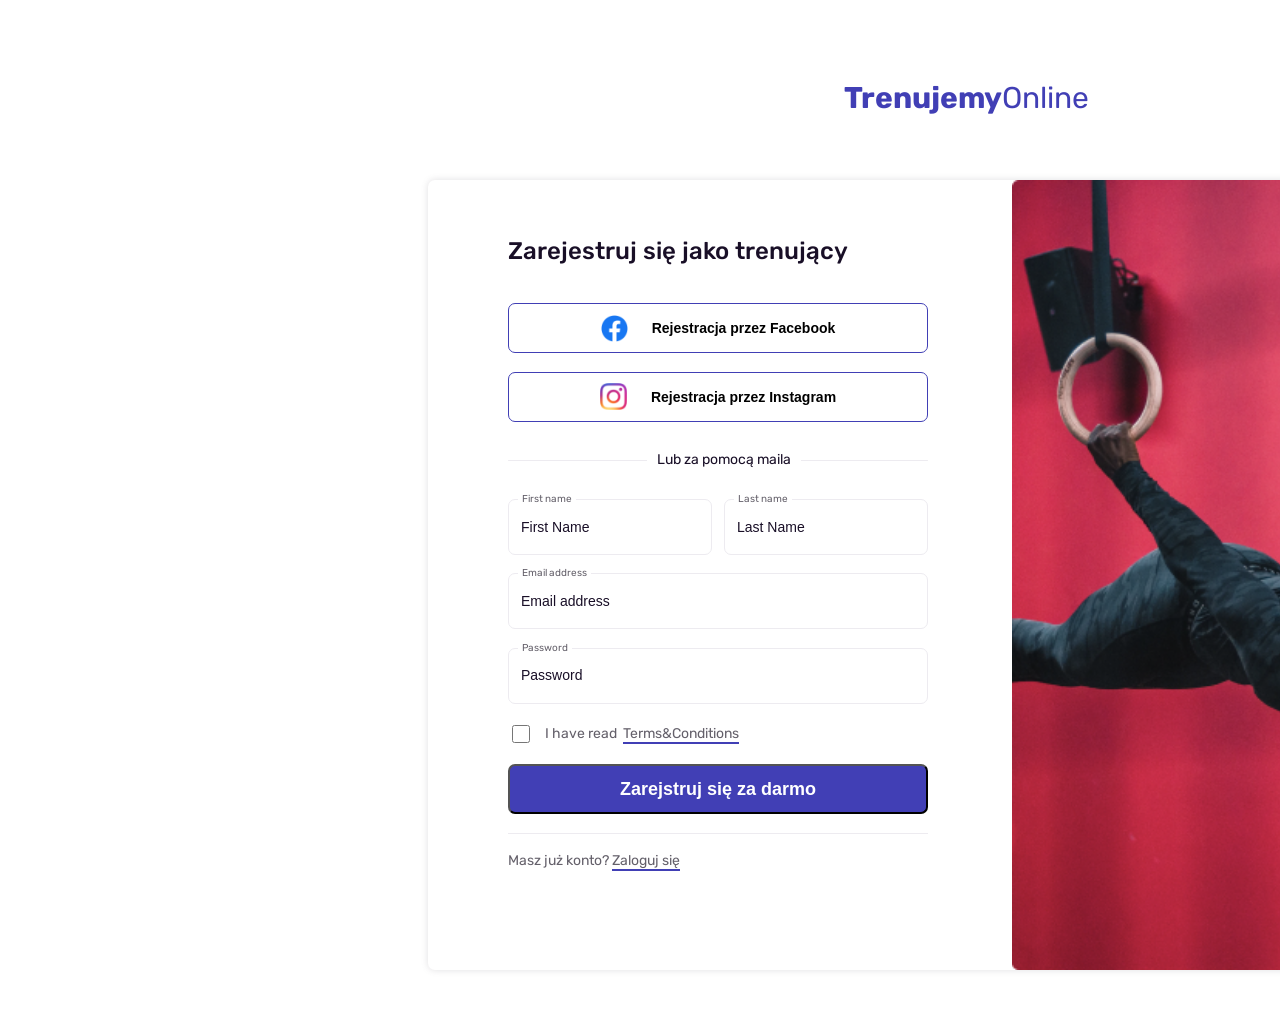
<file: index.html>
<!DOCTYPE html>
<html lang="en">

<head>
    <meta charset="UTF-8">
    <meta http-equiv="X-UA-Compatible" content="IE=edge">
    <meta name="viewport" content="width=device-width, initial-scale=1.0">
    <title>Trenujemy2</title>
    <link rel="stylesheet" href="projekt.css">
    <link rel="preconnect" href="https://fonts.googleapis.com">
    <link rel="preconnect" href="https://fonts.gstatic.com" crossorigin>
    <link href="https://fonts.googleapis.com/css2?family=Rubik:wght@400;500&display=swap" rel="stylesheet">
</head>

<body>
    <span>
        <strong>Trenujemy</strong>Online
    </span>

    <div class="container0">

        <div class="container1">
            <span>Zarejestruj się jako trenujący</span>

            <button type="button" class="login-by">
                <img src="images/logo-fb.png">
                <span>Rejestracja przez Facebook</span>
            </button>

            <button type="button" class="login-by">
                <img src="images/logo-insta.png">
                <span>Rejestracja przez Instagram</span>
            </button>

            <div class="login-by-email">
                <span>Lub za pomocą maila</span>
            </div>

            <div class="first-last-name-div">
                <div>
                    <label for="Firstname">First name</label>
                    <input type="text" placeholder="First Name">
                </div>
                <div>
                    <label for="lastname">Last name</label>
                    <input type="text" placeholder="Last Name">
                </div>
            </div>

            <div class="email-password-div">
                <label for="Emailaddress">Email address</label>
                <input type="email" placeholder="Email address">
            </div>

            <div class="email-password-div">
                <label for="Password">Password</label>
                <input type="password" placeholder="Password">
            </div>

            <div class="checkbox-div">
                <input type="checkbox">
                <span>I have read <a href="" target="_blank">Terms&Conditions</a></span>
            </div>

            <button type="button" class="register-button">
                Zarejstruj się za darmo
            </button>

            <div class="grey-line"></div>

            <div>
                <span>Masz już konto?<a href="" target="_blank">Zaloguj się</a> </span>
            </div>
        </div>

        <img src="images/mainphoto.png" class="mainphoto">

    </div>


</body>

</html>
</file>
<file: projekt.css>
html {
  font-family: "Rubik", sans-serif;
}

body {
  height: 999px;
}

body > span {
  position: absolute;
  width: 249px;
  height: 36px;
  margin-top: 72px;
  margin-left: 836px;
  color: #413fb5;
  font-size: 30px;
  font-weight: 400;
}

.container0 {
  position: absolute;
  width: 1080px;
  height: 790px;
  margin-top: 172px;
  margin-left: 420px;
  display: flex;
  justify-content: space-between;
  background: #ffffff;
  box-shadow: 0px 0px 7px rgba(100, 96, 106, 0.2);
  border-radius: 7px;
}

.container1 {
  width: 420px;
  height: 650px;
  margin-top: 48px;
  margin-left: 80px;
  display: flex;
  flex-direction: column;
  justify-content: space-around;
}
.container1 > span {
  width: 420px;
  height: 28px;
  margin-bottom: 20px;
  font-size: 24px;
  font-weight: 500;
  color: #190f27;
}
.login-by {
  width: 420px;
  height: 50px;
  border: 1.5px solid #413fb5;
  box-sizing: border-box;
  border-radius: 7px;
  background-color: #ffffff;
  display: flex;
  justify-content: center;
  align-items: center;
}
.login-by span {
  padding-left: 24px;
  font-size: 14px;
  font-weight: 700;
}

.login-by-email {
  width: 420px;
  height: 1px;
  margin: 20px 0;
  display: flex;
  justify-content: center;
  background-color: #edebf0;
  border-radius: 13px;
}
.login-by-email span {
  display: inline;
  height: 23px;
  font-size: 14px;
  margin-top: -9px;
  margin-left: 12px;
  padding: 0 10px;
  color: #190f27;
  background-color: #ffffff;
}
button img {
  width: 27px;
  height: 27px;
}

.first-last-name-div {
  width: 420px;
  height: 56px;
  display: flex;
  justify-content: space-between;
}
.first-last-name-div input {
  width: 204px;
  height: 56px;
  border: 1px solid #edebf0;
  box-sizing: border-box;
  border-radius: 7px;
  text-indent: 10px;
}
.email-password-div input {
  width: 420px;
  height: 56px;
  border: 1px solid #edebf0;
  box-sizing: border-box;
  border-radius: 7px;
  text-indent: 10px;
}

label {
  position: absolute;
  display: inline;
  font-size: 10px;
  height: 20px;
  margin-top: -6px;
  margin-left: 10px;
  padding: 0 4px;
  background-color: #ffffff;
}
::placeholder {
  font-size: 14px;
  color: #190f27;
  font-weight: 400;
}
.checkbox-div {
  display: flex;
  align-items: center;
}
.checkbox-div input {
  width: 18px;
  height: 18px;
  border: 1px solid #413fb5;
  box-sizing: border-box;
  border-radius: 2px;
}
.checkbox-div span {
  font-size: 14px;
  font-weight: 400;
  color: #64606a;
  padding-left: 12px;
}
a {
  font-size: 14px;
  font-weight: 400;
  color: #64606a;
  margin-left: 3px;
  text-decoration: none;
  border-bottom: 2px solid #413fb5;
}

.register-button {
  width: 420px;
  height: 50px;
  background: #413fb5;
  border-radius: 7px;
  color: #ffffff;
  font-size: 18px;
  font-weight: 800;
}
.grey-line {
  width: 420px;
  height: 1px;
  background-color: #edebf0;
}
.container1:last-of-type {
  font-size: 14px;
  font-weight: 400;
  color: #64606a;
}

img {
  width: 496px;
  height: 790px;
}
@media (max-width: 600px) {
  html {
    font-family: "Rubik", sans-serif;
  }

  body > span {
    position: absolute;
    width: 199px;
    height: 28px;
    margin-top: 32px;
    margin-left: 61px;
    color: #413fb5;
    font-size: 24px;
    font-weight: 400;
  }

  .container0 {
    position: absolute;
    width: 288px;
    height: 747px;
    margin-top: 92px;
    margin-left: 16px;
    background: #ffffff;
    box-shadow: 0px 0px 7px rgba(100, 96, 106, 0.2);
    border-radius: 7px;
  }

  .container1 {
    width: 288px;
    height: 747px;
    margin-top: -10px;
    margin-left: 16px;
    display: flex;
    flex-direction: column;
    justify-content: space-around;
  }
  .container1 > span {
    width: 256px;
    height: 28px;
    margin-top: 24px;
    margin-bottom: 20px;
    font-size: 18px;
    font-weight: 500;
    color: #190f27;
  }
  .login-by {
    width: 256px;
    height: 50px;
    border: 1.5px solid #413fb5;
    box-sizing: border-box;
    border-radius: 7px;
    background-color: #ffffff;
    display: flex;
    justify-content: center;
    align-items: center;
  }
  .login-by span {
    padding-left: 18px;
    font-size: 12px;
    font-weight: 700;
  }

  .login-by-email {
    width: 256px;
    height: 1px;
    margin: 20px 0;
    display: flex;
    justify-content: center;
    background-color: #edebf0;
    border-radius: 13px;
  }
  .login-by-email span {
    display: inline;
    height: 23px;
    font-size: 10px;
    margin-top: -5px;
    margin-left: 12px;
    padding: 0 10px;
    color: #190f27;
    background-color: #ffffff;
  }
  button img {
    width: 27px;
    height: 27px;
  }

  .first-last-name-div {
    width: 256px;
    height: 138px;
    display: flex;
    flex-direction: column;
    justify-content: space-between;
  }
  .first-last-name-div input {
    width: 256px;
    height: 56px;
    border: 1px solid #edebf0;
    box-sizing: border-box;
    border-radius: 7px;
    text-indent: 10px;
  }
  .email-password-div input {
    width: 256px;
    height: 56px;
    border: 1px solid #edebf0;
    box-sizing: border-box;
    border-radius: 7px;
    text-indent: 10px;
  }

  label {
    position: absolute;
    display: inline;
    font-size: 10px;
    height: 20px;
    margin-top: -6px;
    margin-left: 10px;
    padding: 0 4px;
    background-color: #ffffff;
  }
  ::placeholder {
    font-size: 12px;
    color: #190f27;
    font-weight: 400;
  }
  .checkbox-div {
    display: flex;
    align-items: center;
  }
  .checkbox-div input {
    width: 18px;
    height: 18px;
    border: 1px solid #413fb5;
    box-sizing: border-box;
    border-radius: 2px;
  }
  .checkbox-div span {
    font-size: 12px;
    font-weight: 400;
    color: #64606a;
    padding-left: 12px;
  }
  a {
    font-size: 12px;
    font-weight: 400;
    color: #64606a;
    margin-left: 3px;
    text-decoration: none;
    border-bottom: 2px solid #413fb5;
  }

  .register-button {
    width: 256px;
    height: 50px;
    background: #413fb5;
    border-radius: 7px;
    color: #ffffff;
    font-size: 14px;
    font-weight: 800;
  }
  .grey-line {
    width: 256px;
    height: 1px;
    background-color: #edebf0;
  }
  .container1:last-of-type {
    font-size: 12px;
    font-weight: 400;
    color: #64606a;
  }

  .container0 > img {
    width: 496px;
    height: 790px;
    display: none;
  }
}
</file>
